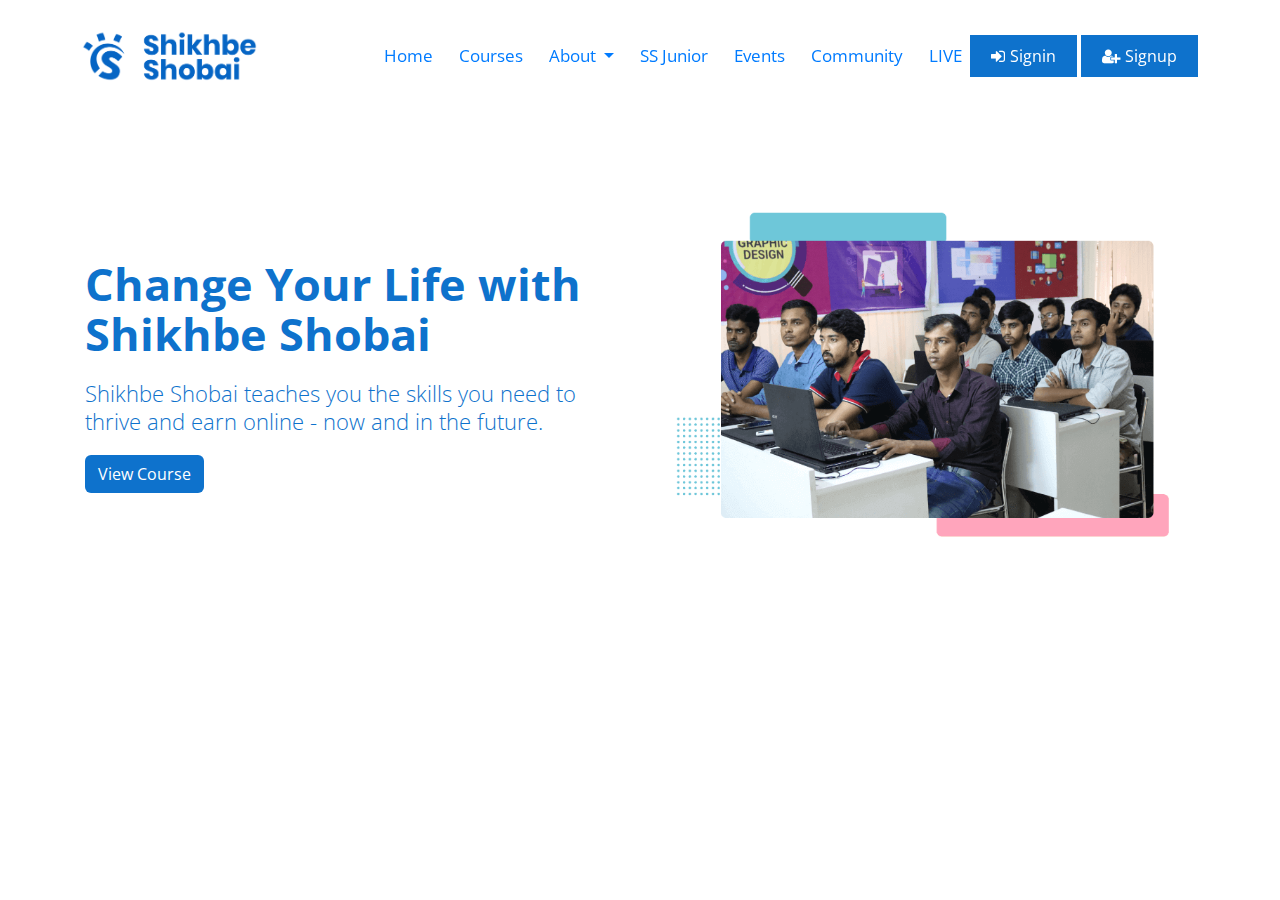
<file: index.html>
<!doctype html>
<html lang="en">
  <head>
    <meta charset="utf-8">
    <meta name="viewport" content="width=device-width, initial-scale=1">
    <title>Shikhbe Shobai | Home</title>

    <!-- BOOTSTRAP CSS LINKING HERE -->
    <link href="https://cdn.jsdelivr.net/npm/bootstrap@5.3.3/dist/css/bootstrap.min.css" rel="stylesheet">
     
    <!-- FONT AWESOME ICON LINKING HERE -->
     <link rel="stylesheet" href="https://stackpath.bootstrapcdn.com/font-awesome/4.7.0/css/font-awesome.min.css">
     
     <!-- CSS MAIN FILE LINKING HERE -->
     <link rel="stylesheet" href="css/style.css">
  </head>
  <body>
    <!-- *****************
     HEADER START
     ********************* -->
     <header navbar-section>
      <nav class="navbar navbar-expand-lg fixed-top">
        <div class="container pt-2 pb-5">
          <a class="navbar-brand logo" href="index.html"
            ><img
              src="images/logo.png"
              class="img-fluid" width="175px" margin-top alt="logo"/></a>
          <button
            class="navbar-toggler" type="button"data-bs-toggle="collapse"data-bs-target="#navbarSupportedContent"
            aria-controls="navbarSupportedContent"aria-expanded="false"aria-label="Toggle navigation">
            <span class="navbar-toggler-icon"></span>
          </button>
          <div class="collapse navbar-collapse justify-content-center" id="navbarSupportedContent">
            <ul class="navbar-nav ms-auto mb-2 mb-lg-0">
              <li class="nav-item">
                <a class="nav-link" href="index.html">Home</a>
              </li>
              <li class="nav-item">
                <a class="nav-link" href="#">Courses</a>
              </li>
              <li class="nav-item dropdown">
                <a
                  class="nav-link dropdown-toggle"
                  href="#"
                  role="button"
                  data-bs-toggle="dropdown"
                  aria-expanded="false"
                >
                  About
                </a>
                <ul class="dropdown-menu">
                  <li><a class="dropdown-item" href="#">About Us</a></li>
                  <li><a class="dropdown-item" href="#">Our Mentor</a></li>
                  <li><a class="dropdown-item" href="#">Privilage Card</a></li>
                </ul>
              </li>
              <li class="nav-item">
                <a class="nav-link" href="#">SS Junior</a>
              </li>
              <li class="nav-item">
                <a class="nav-link" href="#">Events</a>
              </li>
              <li class="nav-item">
                <a class="nav-link" href="#">Community</a>
              </li>
              <li class="nav-item">
                <a class="nav-link" href="#">LIVE</a>
              </li>
            </ul>
            <div class="menu-buttons">
              <a class="btn" href="signin.html"><i class="fa fa-sign-in" aria-hidden="true"></i>Signin</a>
              <a class="btn" href="signup.html"><i class="fa fa-user-plus" aria-hidden="true"></i>Signup</a>
            </div>
          </div>
        </div>
      </nav>
    </header>
     <!-- *****************
     HEADER END
     ********************* -->
     <!-- **********************
      BANNER SECTION START
      ************************** -->
      <div class="banner">
        <div class="container">
          <div class="row">
            <div class="col-lg-6 align-self-center">
              <div class="content">
                <h2>Change Your Life with Shikhbe Shobai</h2>
                <p>
                  Shikhbe Shobai teaches you the skills you need to thrive and
                  earn online - now and in the future.
                </p>
                <a href="#" class="btn intro-button">View Course</a>
              </div>
            </div>
            <div class="col-lg-6">
              <div class="intro-image">
                <img
                  src="images/banner.png"
                  alt="intro image"
                  class="image-fluid"/>
              </div>
            </div>
          </div>
        </div>
      </div>

      <!-- **********************
      BANNER SECTION END
      ************************** -->

    <!-- bootstrap js files here -->
    <script src="https://cdn.jsdelivr.net/npm/bootstrap@5.3.3/dist/js/bootstrap.bundle.min.js"></script>
  </body>
</html>
</file>
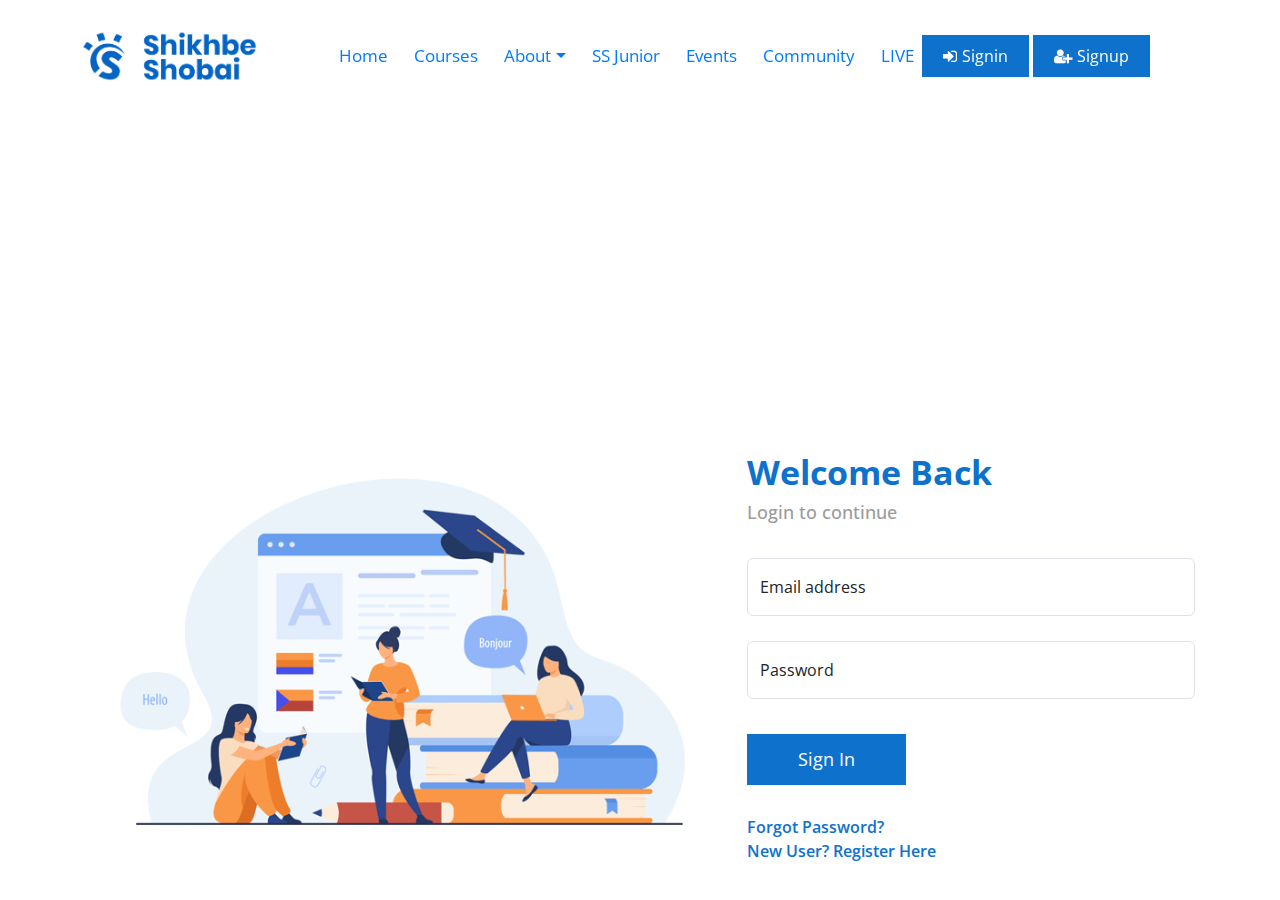
<file: signin.html>
<!doctype html>
<html lang="en">
  <head>
    <meta charset="utf-8">
    <meta name="viewport" content="width=device-width, initial-scale=1">
    <title>Shikhbe Shobai | SignIn</title>

    <!-- BOOTSTRAP CSS LINKING HERE -->
    <link href="https://cdn.jsdelivr.net/npm/bootstrap@5.3.3/dist/css/bootstrap.min.css" rel="stylesheet">
     
    <!-- FONT AWESOME ICON LINKING HERE -->
     <link rel="stylesheet" href="https://stackpath.bootstrapcdn.com/font-awesome/4.7.0/css/font-awesome.min.css">
    
     <!-- SIGNIN CSS FILE LINKING HERE -->
      <link rel="stylesheet" href="css/signin.css">
     <!-- CSS MAIN FILE LINKING HERE -->
     <link rel="stylesheet" href="css/style.css">
  </head>
  <body>
    <!-- *****************
     HEADER START
     ********************* -->
     <header class="navbar-section">
      <div class="container">
        <nav class="navbar navbar-expand-lg fixed-top">
            <div class="container pt-2 pb-5 justify-content-start">
              <a class="navbar-brand logo" href="index.html"
                ><img
                  src="images/logo.png"
                  class="img-fluid" width="175px" alt="logo"/></a>
              <button
                class="navbar-toggler" type="button"data-bs-toggle="collapse"data-bs-target="#navbarSupportedContent"
                aria-controls="navbarSupportedContent"aria-expanded="false"aria-label="Toggle navigation">
                <span class="navbar-toggler-icon"></span>
              </button>
              <div class="collapse navbar-collapse justify-content-center" id="navbarSupportedContent">
                <ul class="navbar-nav mb-2 mb-lg-0">
                  <li class="nav-item">
                    <a class="nav-link" href="index.html">Home</a>
                  </li>
                  <li class="nav-item">
                    <a class="nav-link" href="#">Courses</a>
                  </li>
                  <li class="nav-item dropdown">
                    <a class="nav-link dropdown-toggle" href="#" role="button"data-bs-toggle="dropdown"aria-expanded="false">About</a>
                    <ul class="dropdown-menu">
                      <li><a class="dropdown-item" href="#">About Us</a></li>
                      <li><a class="dropdown-item" href="#">Our Mentor</a></li>
                      <li><a class="dropdown-item" href="#">Privilage Card</a></li>
                    </ul>
                  </li>
                  <li class="nav-item">
                    <a class="nav-link" href="#">SS Junior</a>
                  </li>
                  <li class="nav-item">
                    <a class="nav-link" href="#">Events</a>
                  </li>
                  <li class="nav-item">
                    <a class="nav-link" href="#">Community</a>
                  </li>
                  <li class="nav-item">
                    <a class="nav-link" href="#">LIVE</a>
                  </li>
                </ul>
                <div class="menu-buttons">
                  <a class="btn" href="signin.html"><i class="fa fa-sign-in" aria-hidden="true"></i>Signin</a>
                  <a class="btn" href="signup.html"><i class="fa fa-user-plus" aria-hidden="true"></i>Signup</a>
                </div>
              </div>
            </div>
          </nav>
      </div>
    </header>
     <!-- *****************
     HEADER END
     ********************* -->
     <!-- ******************
      SIGN IN SECTION START -->
      <div class="banner">
        <div class="container">
          <div class="row">
            <div class="col-lg-7 align-self-center">
              <div class="signin-image">
                <img src="images/signin.png" alt="" image-fluid>
              </div>
            </div>
            <div class="col-lg-5">
              <div class="signin-box">
                <h2>Welcome Back</h2>
                <p>Login to continue</p>
                <div class="form-floating">
                    <input type="email" class="form-control" id="floatingInput" placeholder="name@example.com">
                    <label for="floatingInput">Email address</label>
                  </div>
                  <div class="form-floating">
                    <input type="password" class="form-control" id="floatingPassword" placeholder="Password">
                    <label for="floatingPassword">Password</label>
                  </div>
                  <div class= form-floating>
                  <button type="submit" class="btn logi-btn">Sign In</button>
                  </div>
                  <div class="extra-info">
                    <ul>
                        <li><a href="index.html"></a>Forgot Password?</li>
                        <li><a href="signup.html">New User? Register Here</a></li>
                    </ul>
                  </div>
              </div>
            </div>
          </div>
        </div>
      </div>

      <!-- ******************
      SIGN IN SECTION END
      *********************** -->

    <!-- bootstrap js files here -->
    <script src="https://cdn.jsdelivr.net/npm/bootstrap@5.3.3/dist/js/bootstrap.bundle.min.js"></script>
  </body>
</html>
</file>
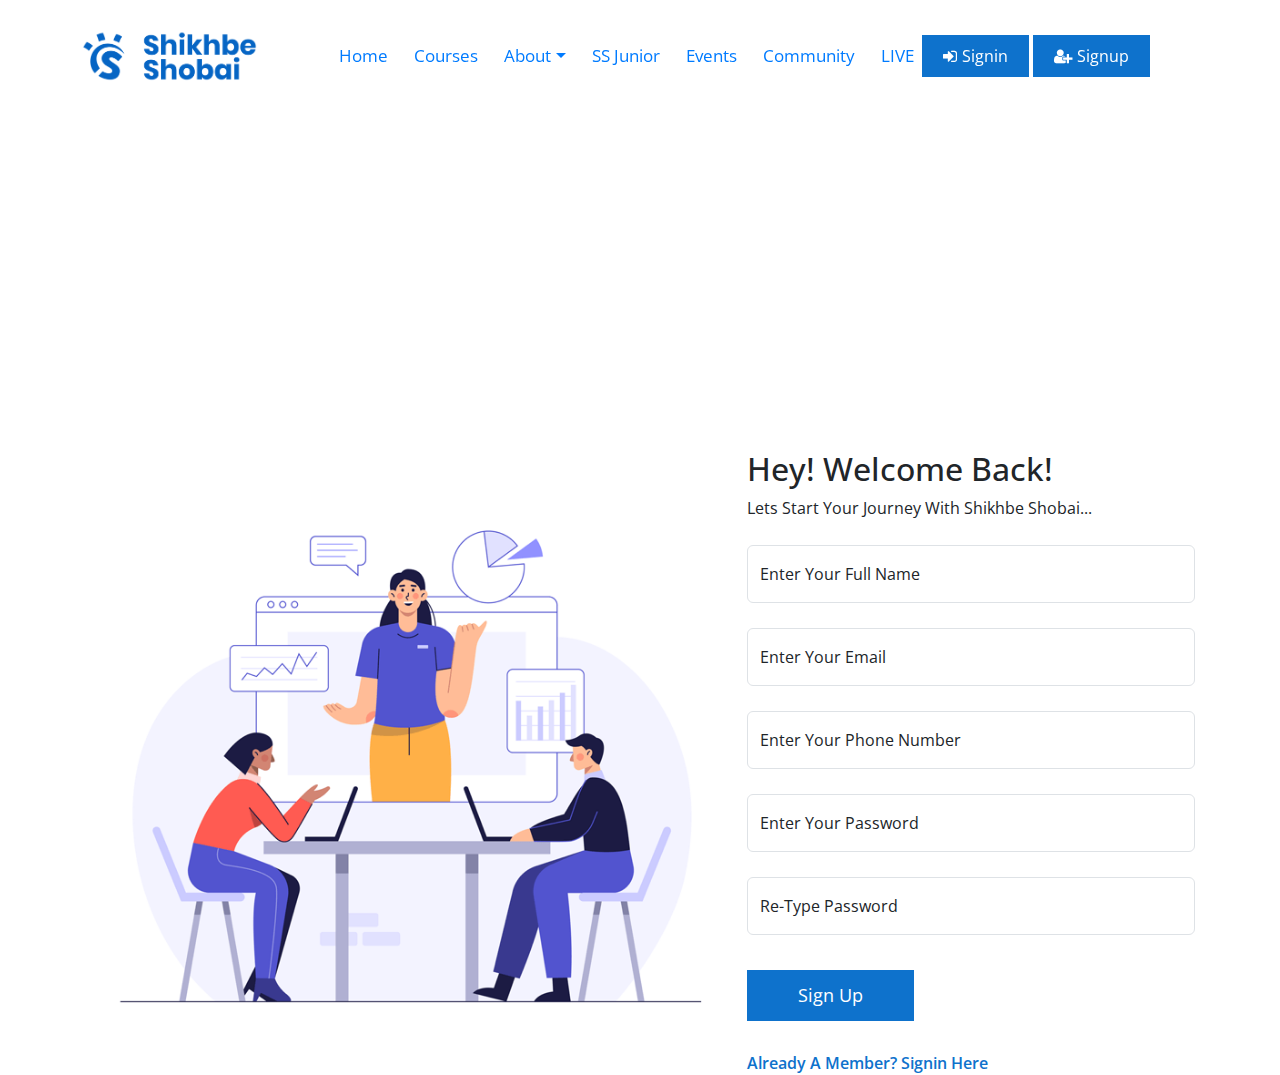
<file: signup.html>
<!doctype html>
<html lang="en">
  <head>
    <meta charset="utf-8">
    <meta name="viewport" content="width=device-width, initial-scale=1">
    <title>Shikhbe Shobai | SignUp</title>

    <!-- BOOTSTRAP CSS LINKING HERE -->
    <link href="https://cdn.jsdelivr.net/npm/bootstrap@5.3.3/dist/css/bootstrap.min.css" rel="stylesheet">
     
    <!-- FONT AWESOME ICON LINKING HERE -->
     <link rel="stylesheet" href="https://stackpath.bootstrapcdn.com/font-awesome/4.7.0/css/font-awesome.min.css">
    
     <!-- SIGNIN CSS FILE LINKING HERE -->
      <link rel="stylesheet" href="css/signin.css">
     <!-- CSS MAIN FILE LINKING HERE -->
     <link rel="stylesheet" href="css/style.css">
  </head>
  <body>
    <!-- *****************
     HEADER START
     ********************* -->
     <header class="navbar-section">
      <div class="container">
        <nav class="navbar navbar-expand-lg fixed-top">
            <div class="container pt-2 pb-5 justify-content-start">
              <a class="navbar-brand logo" href="index.html"
                ><img
                  src="images/logo.png"
                  class="img-fluid" width="175px" alt="logo"/></a>
              <button
                class="navbar-toggler" type="button"data-bs-toggle="collapse"data-bs-target="#navbarSupportedContent"
                aria-controls="navbarSupportedContent"aria-expanded="false"aria-label="Toggle navigation">
                <span class="navbar-toggler-icon"></span>
              </button>
              <div class="collapse navbar-collapse justify-content-center" id="navbarSupportedContent">
                <ul class="navbar-nav mb-2 mb-lg-0">
                  <li class="nav-item">
                    <a class="nav-link" href="index.html">Home</a>
                  </li>
                  <li class="nav-item">
                    <a class="nav-link" href="#">Courses</a>
                  </li>
                  <li class="nav-item dropdown">
                    <a class="nav-link dropdown-toggle" href="#" role="button"data-bs-toggle="dropdown"aria-expanded="false">About</a>
                    <ul class="dropdown-menu">
                      <li><a class="dropdown-item" href="#">About Us</a></li>
                      <li><a class="dropdown-item" href="#">Our Mentor</a></li>
                      <li><a class="dropdown-item" href="#">Privilage Card</a></li>
                    </ul>
                  </li>
                  <li class="nav-item">
                    <a class="nav-link" href="#">SS Junior</a>
                  </li>
                  <li class="nav-item">
                    <a class="nav-link" href="#">Events</a>
                  </li>
                  <li class="nav-item">
                    <a class="nav-link" href="#">Community</a>
                  </li>
                  <li class="nav-item">
                    <a class="nav-link" href="#">LIVE</a>
                  </li>
                </ul>
                <div class="menu-buttons">
                  <a class="btn" href="signin.html"><i class="fa fa-sign-in" aria-hidden="true"></i>Signin</a>
                  <a class="btn" href="signup.html"><i class="fa fa-user-plus" aria-hidden="true"></i>Signup</a>
                </div>
              </div>
            </div>
          </nav>
      </div>
    </header>
     <!-- *****************
     HEADER END
     ********************* -->
     <!-- ******************
      SIGN IN SECTION START -->
      <div class="banner">
        <div class="container">
          <div class="row">
            <div class="col-lg-7 align-self-center">
              <div class="signop-image">
                <img src="images/signup.png" alt="" image-fluid>
              </div>
            </div>
            <div class="col-lg-5">
              <div class="signup-box">
                <h2>Hey! Welcome Back!</h2>
                <p>Lets Start Your Journey With Shikhbe Shobai...</p>
                <div class="form-floating">
                    <input type="email" class="form-control" id="floatingInput" placeholder="Demon Salvator">
                    <label for="floatingInput">Enter Your Full Name</label>
                  </div>
                  <div class="form-floating">
                    <input type="email" class="form-control" id="floatingInput" placeholder="name@example.com">
                    <label for="floatingInput">Enter Your Email</label>
                  </div>
                  <div class="form-floating">
                    <input type="email" class="form-control" id="floatingInput" placeholder="+92 000000000">
                    <label for="floatingInput">Enter Your Phone Number</label>
                  </div>
                  <div class="form-floating">
                    <input type="password" class="form-control" id="floatingPassword" placeholder="Password">
                    <label for="floatingPassword">Enter Your Password</label>
                  </div>
                  <div class="form-floating">
                    <input type="password" class="form-control" id="floatingPassword" placeholder="Password">
                    <label for="floatingPassword">Re-Type Password</label>
                  </div>
                  <div class= form-floating>
                  <button type="submit" class="btn logi-btn">Sign Up</button>
                  </div>
                  <div class="extra-info">
                    <ul>
                        <li><a href="signin.html">Already A Member? Signin Here</a></li>
                    </ul>
                  </div>
              </div>
            </div>
          </div>
        </div>
      </div>

      <!-- ******************
      SIGN IN SECTION END
      *********************** -->

    <!-- bootstrap js files here -->
    <script src="https://cdn.jsdelivr.net/npm/bootstrap@5.3.3/dist/js/bootstrap.bundle.min.js"></script>
  </body>
</html>
</file>
<file: css/style.css>
/* google fonts linking here */
@import url('https://fonts.googleapis.com/css2?family=Open+Sans:ital,wght@0,300..800;1,300..800&display=swap');

Position
/* ************************
****    Global CSS     ****
***************************/
*{
    margin: 0;
    padding: 0;
    box-sizing: border-box;
}
body{
    font-family: "Open Sans", sans-serif;
}
h1, h2, h3, h4, h5, h6{
    font-family: "Open Sans", sans-serif;
}
p{
    font-family: "Open Sans", sans-serif;
}
ul{
    margin: 0;
    padding: 0;
}
a{
    text-decoration: none;
}

/* ************
HEADER START
*************** */
/* .navbar-toggler{
    display: flex;
    justify-content: center;
    flex-basis: auto;
 } */
.nav-link,.dropdown-item{
    color: #007bff;
    font-size: 17px;
    font-weight: 400;
    transition-duration: .4s;   
}

.nav-link,.nav-link{
    color: #007bff;
    margin-left: 10px;  
}
.nav-link:hover ,.dropdown-item:hover{
    color: #00AEEF;
    cursor: pointer;
}


.menu-buttons .btn{
    padding: 12px 20px;
    border-radius: 0px;
    font-size: 16px;
    background-color: #0e72cc;
    color: white;
    line-height: 1.5;
    font-style: normal;
    font-weight: 400;
    font-variant: normal;
    text-transform: none;
    white-space: nowrap;
    word-wrap: normal;
    direction: ltr;
    line-height: 1;
    transition: 0.4s;
    -webkit-font-feature-settings: "liga";
    -webkit-font-smoothing: antialiased;
}
.menu-buttons .btn:hover{
    background-color: #00AEEF;
    transition: 0.4s
}
.menu-buttons .btn i{
    margin-right: 5px;
 }

img{
    max-width: 100%;
    height: auto;
}
/* Navbar */
/* ************
HEADER END
*************** */
/* ********************
BANNER SECTION START
*********************** */
.banner .container {
    width: 100%;
    padding-right: 15px;
    padding-left: 15px;
    margin-right: auto;
    margin-left: auto;
    margin-top: 200px;
}


 .banner .container .row .content h2 {
    font-size: 45px;
    color: #0e72cc;
    line-height: 50px;
    font-weight: 700;
 }
 .banner .container .row .content p{
    margin-bottom: 20px;
    margin-top: 20px;
    font-size: 22px;
    color: #0e72cc;
    line-height: 28px;
    font-weight: 300;
 }

 .banner .container .row .content .intro-button{
    background-color: #0e72cc;
    color: #fff;
 }

 /* hover section */

 .banner .container .row .content .intro-button:hover{
    background-color: #00AEEF;
    color: #fff;
 }
 /* ********************
BANNER SECTION END
*********************** */
</file>
<file: css/signin.css>
/* google fonts linking here */
@import url('https://fonts.googleapis.com/css2?family=Open+Sans:ital,wght@0,300..800;1,300..800&display=swap');

Position
/* ************************
****    Global CSS     ****
***************************/
*{
    margin: 0;
    padding: 0;
    box-sizing: border-box;
}
body{
    font-family: "Open Sans", sans-serif;
}
h1, h2, h3, h4, h5, h6{
    font-family: "Open Sans", sans-serif;
}
p{
    font-family: "Open Sans", sans-serif;
}
ul{
    margin: 0;
    padding: 0;
}
a{
    text-decoration: none;
}

/* ************
HEADER START
*************** */
/* .navbar-toggler{
    display: flex;
    justify-content: center;
    flex-basis: auto;
 } */
.nav-link,.dropdown-item{
    color: #007bff;
    font-size: 17px;
    font-weight: 400;
    transition-duration: .4s;   
}

.nav-link,.nav-link{
    color: #007bff;
    margin-left: 10px;  
}
.nav-link:hover ,.dropdown-item:hover{
    color: #00AEEF;
}


.menu-buttons .btn{
    padding: 12px 20px;
    border-radius: 0px;
    font-size: 16px;
    background-color: #0e72cc;
    color: white;
    line-height: 1.5;
    font-style: normal;
    font-weight: 400;
    font-variant: normal;
    text-transform: none;
    white-space: nowrap;
    word-wrap: normal;
    direction: ltr;
    line-height: 1;
    transition: 0.4s;
    -webkit-font-feature-settings: "liga";
    -webkit-font-smoothing: antialiased;
}
.menu-buttons .btn:hover{
    background-color: #00AEEF;
    transition: 0.4s
}
.menu-buttons .btn i{
    margin-right: 5px;
 }

img{
    max-width: 100%;
    height: auto;
}
/* Navbar */
/* ************
HEADER END
*************** *//* ******************
SIGNIN SECTION START
********************* */
.banner .container {
    width: 100%;
    padding-right: 15px;
    padding-left: 15px;
    margin-right: auto;
    margin-left: auto;
    padding-top: 250px;
    display: block;
}

 .banner .container .row .signin-box h2{
    font-size: 34px;
    color: #0e72cc;
    line-height: 1.35em;
    font-weight: 700;
    margin: 0;
 }
 .banner .container .row .signin-box p{
    margin: 0 0 30px;
    line-height: 1.8em;
    color: #9b9b9b;
    font-size: 18px;
    font-weight: 500;
 }
 
 .banner .container .row .form-floating{
    position: relative;
    width: 100%;
    margin-top: 25px;
 }

.form-floating .btn{
    margin-top: 10px;
    background-color: #0e72cc;
    color: white;
    position: relative;
    background: #0e72cc;
    color: #fff;
    border-radius: 0;
    font-size: 18px;
    padding: 11px 50px;
    z-index: 1;
    transition: 0.4s
 }
 .form-floating .btn:hover{
    background-color: #00AEEF;
    transition: 0.4s
 }

 .extra-info {
    margin-top: 30px;
}
.extra-info ul{
    list-style: none;
}
.extra-info ul li{
    text-transform: capitalize;
    color: #0e72cc;
    font-size: 16px;
    font-weight: 600;
    cursor: pointer;
}
.extra-info ul li a{
    text-transform: capitalize;
    color: #0e72cc;
    font-size: 16px;
    font-weight: 600;
    transition: 0.4s
}
.extra-info ul li:hover{
    color: #00AEEF;
    transition: 0.4s
}


/* ******************
SIGNIN SECTION END
********************* */
</file>
